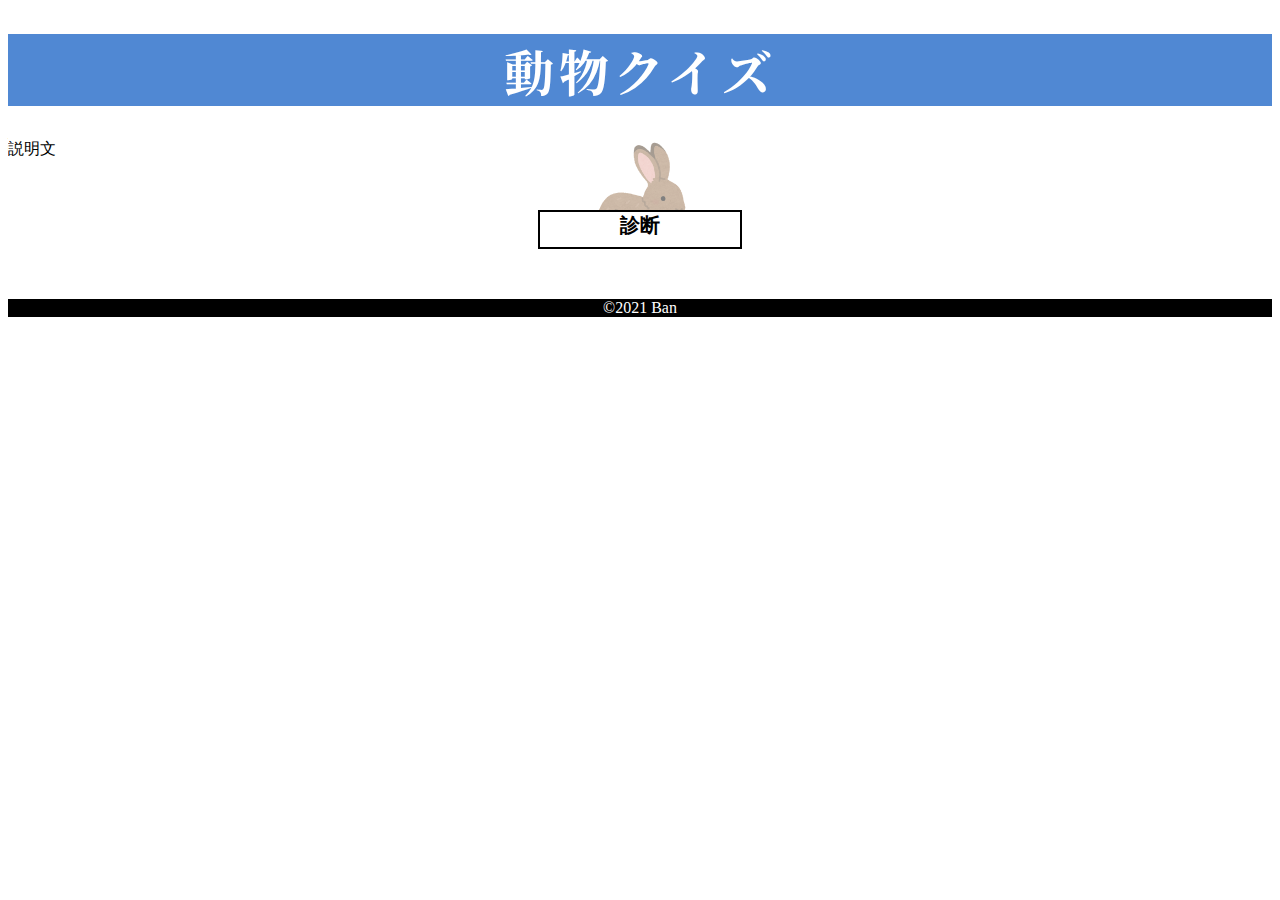
<file: index.html>
<!DOCTYPE html>
<html lang="ja">
<head>
    <meta charset="UTF-8">
    <meta http-equiv="X-UA-Compatible" content="IE=edge">
    <meta name="viewport" content="width=device-width, initial-scale=1.0">
    <link rel="stylesheet" href="style.css"/>
    <title>動物クイズ</title>
    <link rel="icon" href="images/animal_usagi_nihon_nousagi.png">
    <link rel="preconnect" href="https://fonts.googleapis.com">
    <link rel="preconnect" href="https://fonts.gstatic.com" crossorigin>
    <link href="https://fonts.googleapis.com/css2?family=Noto+Serif+JP:wght@500&display=swap" rel="stylesheet">
</head>
<body>
    <header>
        <h1>動物クイズ</h1>
    </header>
    <main id="first">
        <p>説明文</p>
        <p class="btn"><a href="test.html">診断</a></p>
    </main>
    <footer>&copy;2021 Ban</footer>
</body>
</html>
</file>
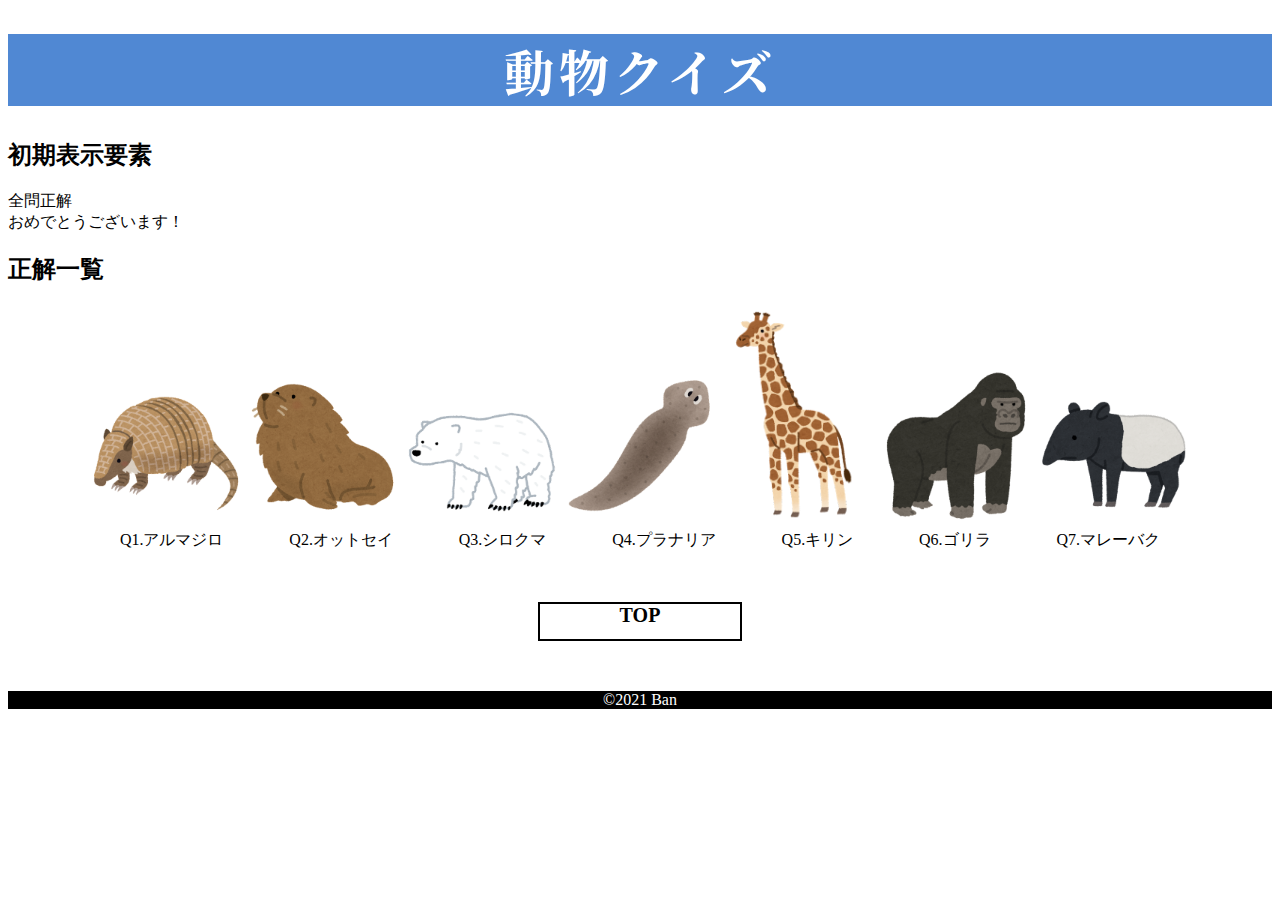
<file: a.html>
<!DOCTYPE html>
<html lang="ja">
<head>
    <meta charset="UTF-8">
    <meta http-equiv="X-UA-Compatible" content="IE=edge">
    <meta name="viewport" content="width=device-width, initial-scale=1.0">
    <link rel="stylesheet" href="style.css"/>
    <title>動物クイズ</title>
    <link rel="icon" href="images/animal_usagi_nihon_nousagi.png">
    <link rel="preconnect" href="https://fonts.googleapis.com">
    <link rel="preconnect" href="https://fonts.gstatic.com" crossorigin>
    <link href="https://fonts.googleapis.com/css2?family=Noto+Serif+JP:wght@500&display=swap" rel="stylesheet">
</head>
<body>
    <header>
        <h1>動物クイズ</h1>
    </header>
    <main>
      <h2 id="firstView">初期表示要素</h2>
      <p>全問正解<br/>おめでとうございます！</p>
      <h2>正解一覧</h2>
      <table>
          <tr>
            <td><img src="images/animal_armadillo.png" width="150px"/></td>
            <td><img src="images/animal_otaria.png" width="150px"/></td>
            <td><img src="images/animal_bear_hokkyoku.png" width="150px"/></td>
            <td><img src="images/animal_planaria.png" width="150px"/></td>
            <td><img src="images/animal_kirin.png" width="150px"/></td>
            <td><img src="images/animal_gorilla.png" width="150px"/></td>
            <td><img src="images/animal_baku_malay.png" width="150px"/></td>
          </tr>
          <tr>
            <td>Q1.アルマジロ</td>
            <td>Q2.オットセイ</td>
            <td>Q3.シロクマ</td>
            <td>Q4.プラナリア</td>
            <td>Q5.キリン</td>
            <td>Q6.ゴリラ</td>
            <td>Q7.マレーバク</td>
          </tr>
        </table>
      <p class="btn"><a href="index.html">TOP</a></p>
    </main>
    <footer>&copy;2021 Ban</footer>
</body>
</html>
</file>
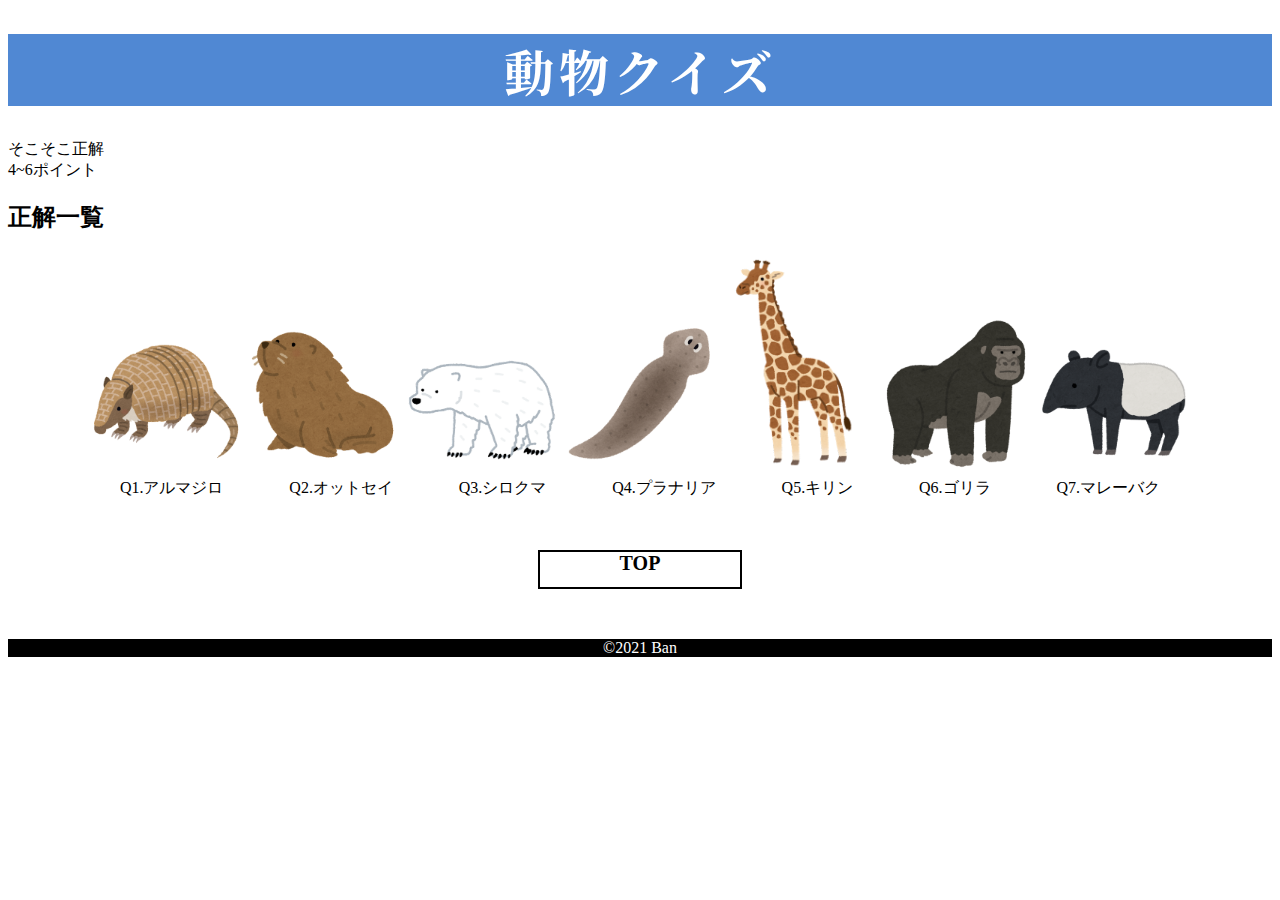
<file: b.html>
<!DOCTYPE html>
<html lang="ja">
<head>
    <meta charset="UTF-8">
    <meta http-equiv="X-UA-Compatible" content="IE=edge">
    <meta name="viewport" content="width=device-width, initial-scale=1.0">
    <link rel="stylesheet" href="style.css"/>
    <title>動物クイズ</title>
    <link rel="icon" href="images/animal_usagi_nihon_nousagi.png">
    <link rel="preconnect" href="https://fonts.googleapis.com">
    <link rel="preconnect" href="https://fonts.gstatic.com" crossorigin>
    <link href="https://fonts.googleapis.com/css2?family=Noto+Serif+JP:wght@500&display=swap" rel="stylesheet">
</head>
<body>
    <header>
        <h1>動物クイズ</h1>
    </header>
    <main>
        <p>そこそこ正解<br/>4~6ポイント</p>
        <h2>正解一覧</h2>
        <table>
            <tr>
              <td><img src="images/animal_armadillo.png" width="150px"/></td>
              <td><img src="images/animal_otaria.png" width="150px"/></td>
              <td><img src="images/animal_bear_hokkyoku.png" width="150px"/></td>
              <td><img src="images/animal_planaria.png" width="150px"/></td>
              <td><img src="images/animal_kirin.png" width="150px"/></td>
              <td><img src="images/animal_gorilla.png" width="150px"/></td>
              <td><img src="images/animal_baku_malay.png" width="150px"/></td>
            </tr>
            <tr>
              <td>Q1.アルマジロ</td>
              <td>Q2.オットセイ</td>
              <td>Q3.シロクマ</td>
              <td>Q4.プラナリア</td>
              <td>Q5.キリン</td>
              <td>Q6.ゴリラ</td>
              <td>Q7.マレーバク</td>
            </tr>
          </table>
        <p class="btn"><a href="index.html">TOP</a></p>
    </main>
    <footer>&copy;2021 Ban</footer>
</body>
</html>
</file>
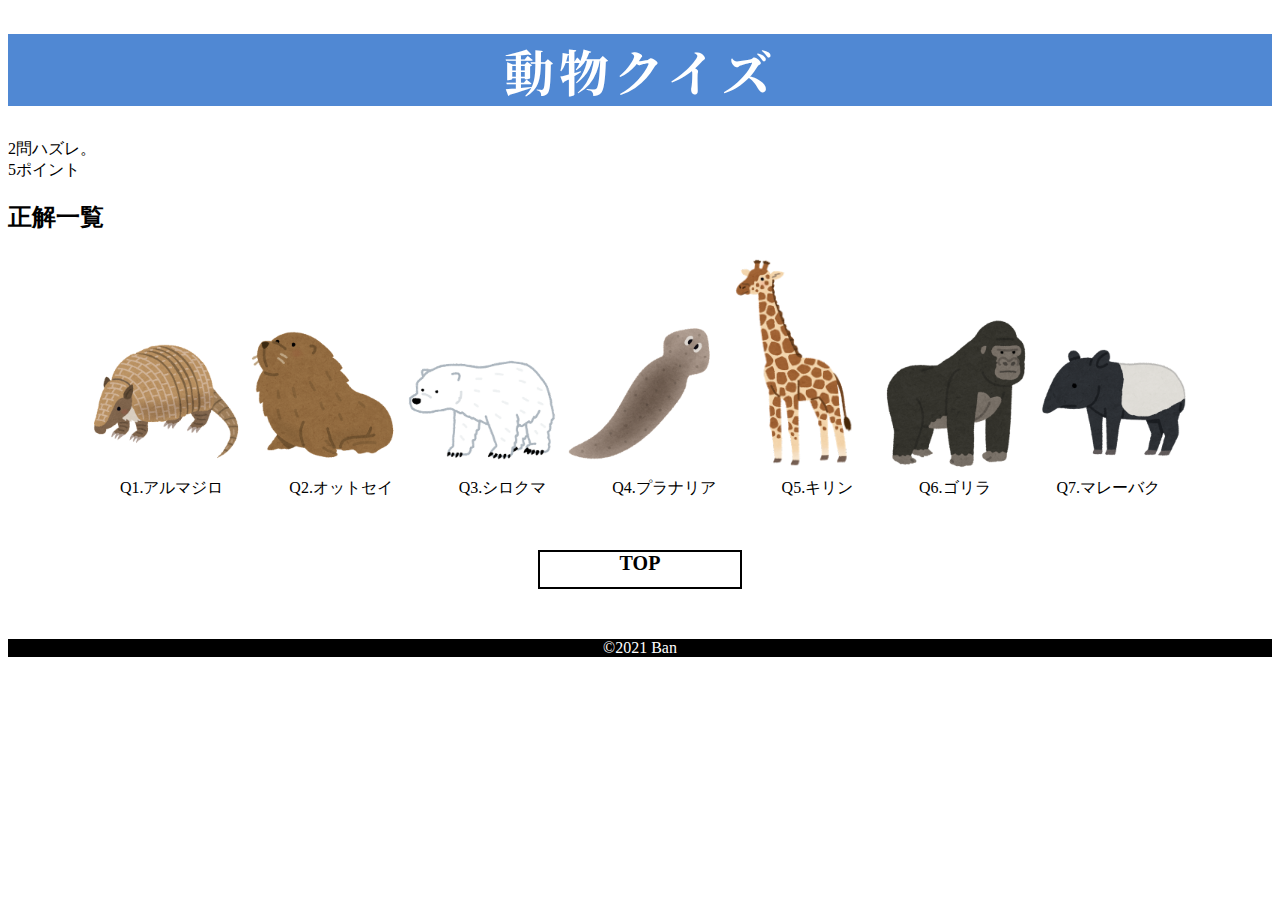
<file: c.html>
<!DOCTYPE html>
<html lang="ja">
<head>
    <meta charset="UTF-8">
    <meta http-equiv="X-UA-Compatible" content="IE=edge">
    <meta name="viewport" content="width=device-width, initial-scale=1.0">
    <link rel="stylesheet" href="style.css"/>
    <title>動物クイズ</title>
    <link rel="icon" href="images/animal_usagi_nihon_nousagi.png">
    <link rel="preconnect" href="https://fonts.googleapis.com">
    <link rel="preconnect" href="https://fonts.gstatic.com" crossorigin>
    <link href="https://fonts.googleapis.com/css2?family=Noto+Serif+JP:wght@500&display=swap" rel="stylesheet">
</head>
<body>
    <header>
        <h1>動物クイズ</h1>
    </header>
    <main>
        <p>2問ハズレ。<br/>5ポイント</p>
        <h2>正解一覧</h2>
        <table>
            <tr>
              <td><img src="images/animal_armadillo.png" width="150px"/></td>
              <td><img src="images/animal_otaria.png" width="150px"/></td>
              <td><img src="images/animal_bear_hokkyoku.png" width="150px"/></td>
              <td><img src="images/animal_planaria.png" width="150px"/></td>
              <td><img src="images/animal_kirin.png" width="150px"/></td>
              <td><img src="images/animal_gorilla.png" width="150px"/></td>
              <td><img src="images/animal_baku_malay.png" width="150px"/></td>
            </tr>
            <tr>
              <td>Q1.アルマジロ</td>
              <td>Q2.オットセイ</td>
              <td>Q3.シロクマ</td>
              <td>Q4.プラナリア</td>
              <td>Q5.キリン</td>
              <td>Q6.ゴリラ</td>
              <td>Q7.マレーバク</td>
            </tr>
          </table>
        <p class="btn"><a href="index.html">TOP</a></p>
    </main>
    <footer>&copy;2021 Ban</footer>
</body>
</html>
</file>
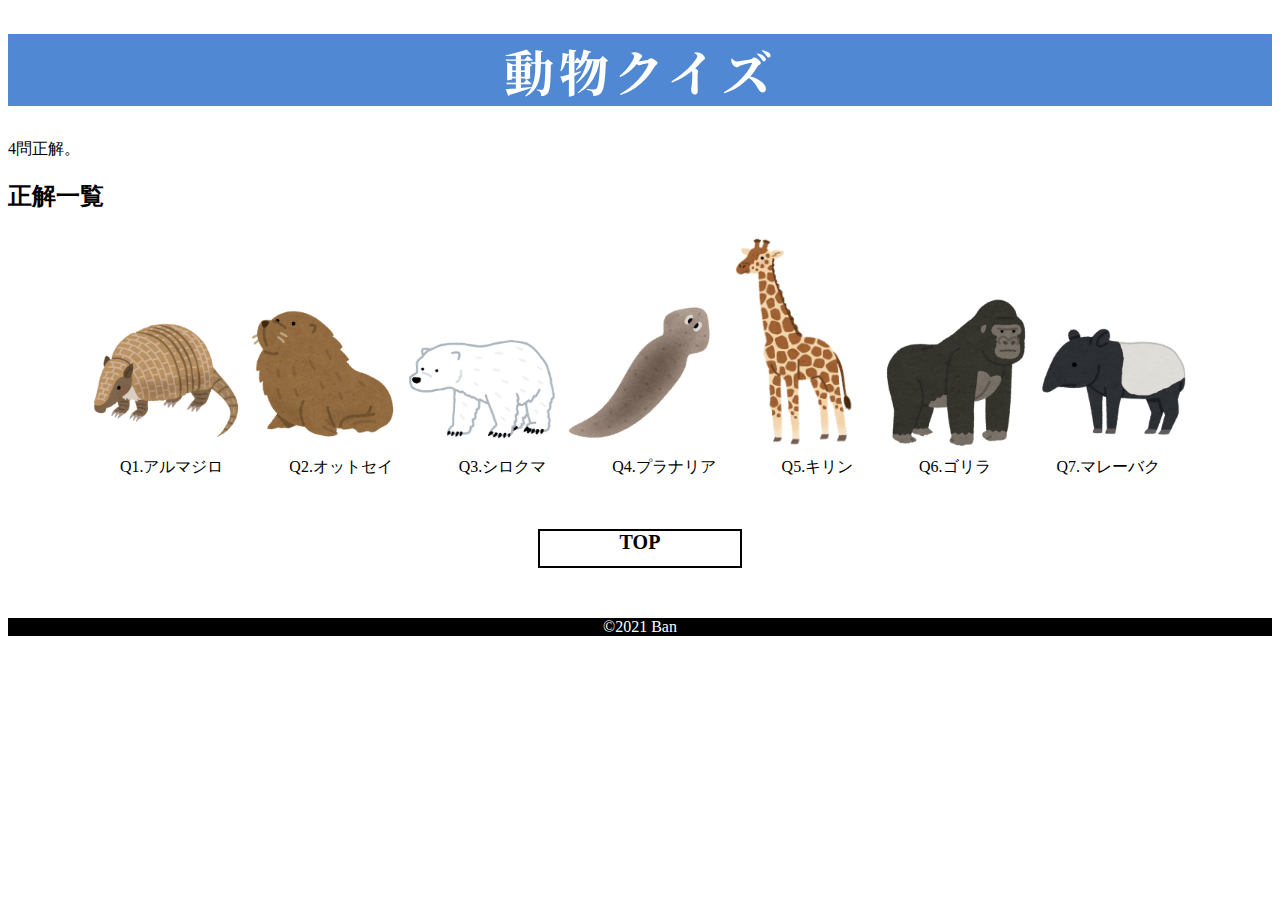
<file: d.html>
<!DOCTYPE html>
<html lang="ja">
<head>
    <meta charset="UTF-8">
    <meta http-equiv="X-UA-Compatible" content="IE=edge">
    <meta name="viewport" content="width=device-width, initial-scale=1.0">
    <link rel="stylesheet" href="style.css"/>
    <title>動物クイズ</title>
    <link rel="icon" href="images/animal_usagi_nihon_nousagi.png">
    <link rel="preconnect" href="https://fonts.googleapis.com">
    <link rel="preconnect" href="https://fonts.gstatic.com" crossorigin>
    <link href="https://fonts.googleapis.com/css2?family=Noto+Serif+JP:wght@500&display=swap" rel="stylesheet">
</head>
<body>
    <header>
        <h1>動物クイズ</h1>
    </header>
    <main>
        <p>4問正解。</p>
        <h2>正解一覧</h2>
        <table>
            <tr>
              <td><img src="images/animal_armadillo.png" width="150px"/></td>
              <td><img src="images/animal_otaria.png" width="150px"/></td>
              <td><img src="images/animal_bear_hokkyoku.png" width="150px"/></td>
              <td><img src="images/animal_planaria.png" width="150px"/></td>
              <td><img src="images/animal_kirin.png" width="150px"/></td>
              <td><img src="images/animal_gorilla.png" width="150px"/></td>
              <td><img src="images/animal_baku_malay.png" width="150px"/></td>
            </tr>
            <tr>
              <td>Q1.アルマジロ</td>
              <td>Q2.オットセイ</td>
              <td>Q3.シロクマ</td>
              <td>Q4.プラナリア</td>
              <td>Q5.キリン</td>
              <td>Q6.ゴリラ</td>
              <td>Q7.マレーバク</td>
            </tr>
          </table>
        <p class="btn"><a href="index.html">TOP</a></p>
    </main>
    <footer>&copy;2021 Ban</footer>
</body>
</html>
</file>
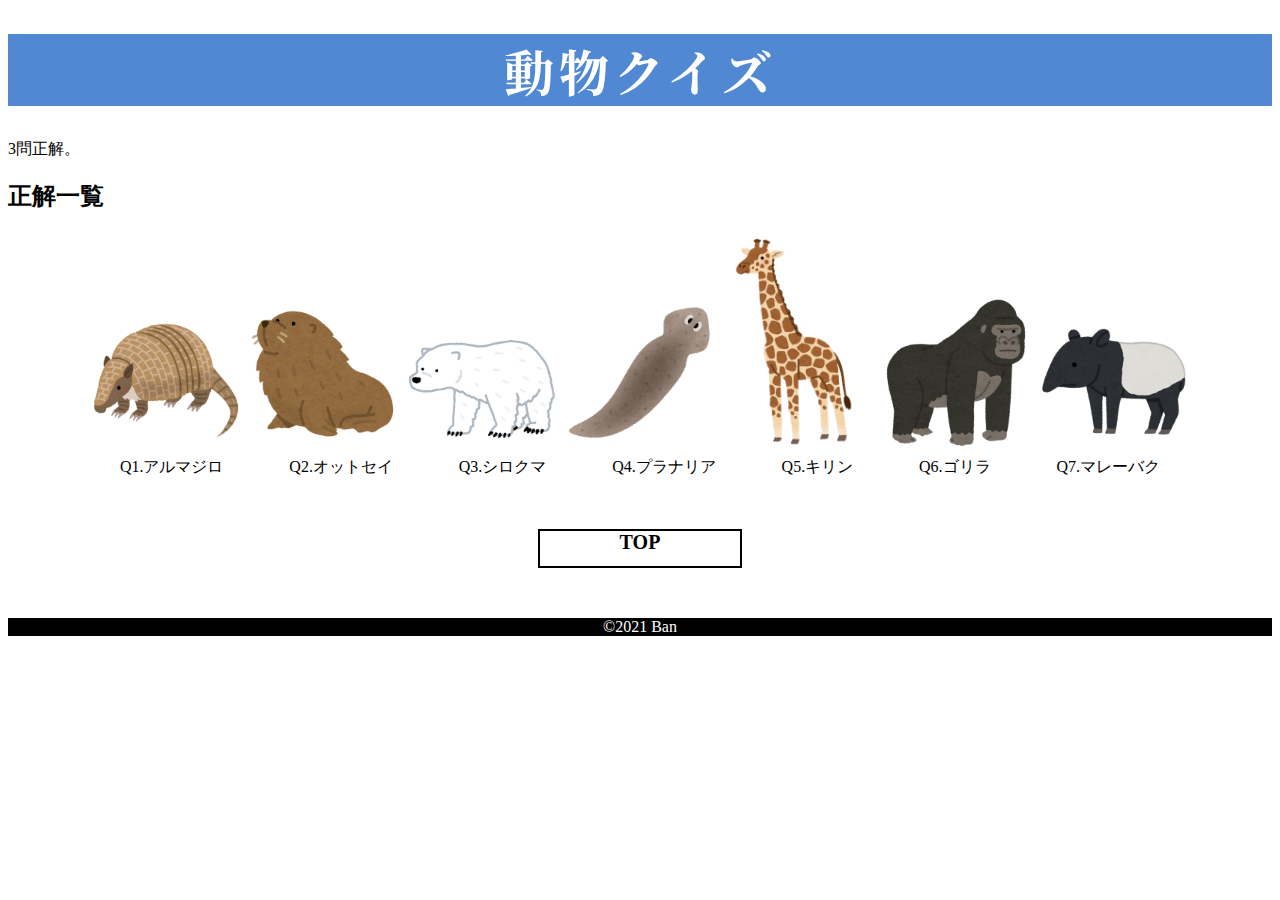
<file: e.html>
<!DOCTYPE html>
<html lang="ja">
<head>
    <meta charset="UTF-8">
    <meta http-equiv="X-UA-Compatible" content="IE=edge">
    <meta name="viewport" content="width=device-width, initial-scale=1.0">
    <link rel="stylesheet" href="style.css"/>
    <title>動物クイズ</title>
    <link rel="icon" href="images/animal_usagi_nihon_nousagi.png">
    <link rel="preconnect" href="https://fonts.googleapis.com">
    <link rel="preconnect" href="https://fonts.gstatic.com" crossorigin>
    <link href="https://fonts.googleapis.com/css2?family=Noto+Serif+JP:wght@500&display=swap" rel="stylesheet">
</head>
<body>
    <header>
        <h1>動物クイズ</h1>
    </header>
    <main>
        <p>3問正解。</p>
        <h2>正解一覧</h2>
        <table>
            <tr>
              <td><img src="images/animal_armadillo.png" width="150px"/></td>
              <td><img src="images/animal_otaria.png" width="150px"/></td>
              <td><img src="images/animal_bear_hokkyoku.png" width="150px"/></td>
              <td><img src="images/animal_planaria.png" width="150px"/></td>
              <td><img src="images/animal_kirin.png" width="150px"/></td>
              <td><img src="images/animal_gorilla.png" width="150px"/></td>
              <td><img src="images/animal_baku_malay.png" width="150px"/></td>
            </tr>
            <tr>
              <td>Q1.アルマジロ</td>
              <td>Q2.オットセイ</td>
              <td>Q3.シロクマ</td>
              <td>Q4.プラナリア</td>
              <td>Q5.キリン</td>
              <td>Q6.ゴリラ</td>
              <td>Q7.マレーバク</td>
            </tr>
          </table>
        <p class="btn"><a href="index.html">TOP</a></p>
    </main>
    <footer>&copy;2021 Ban</footer>
</body>
</html>
</file>
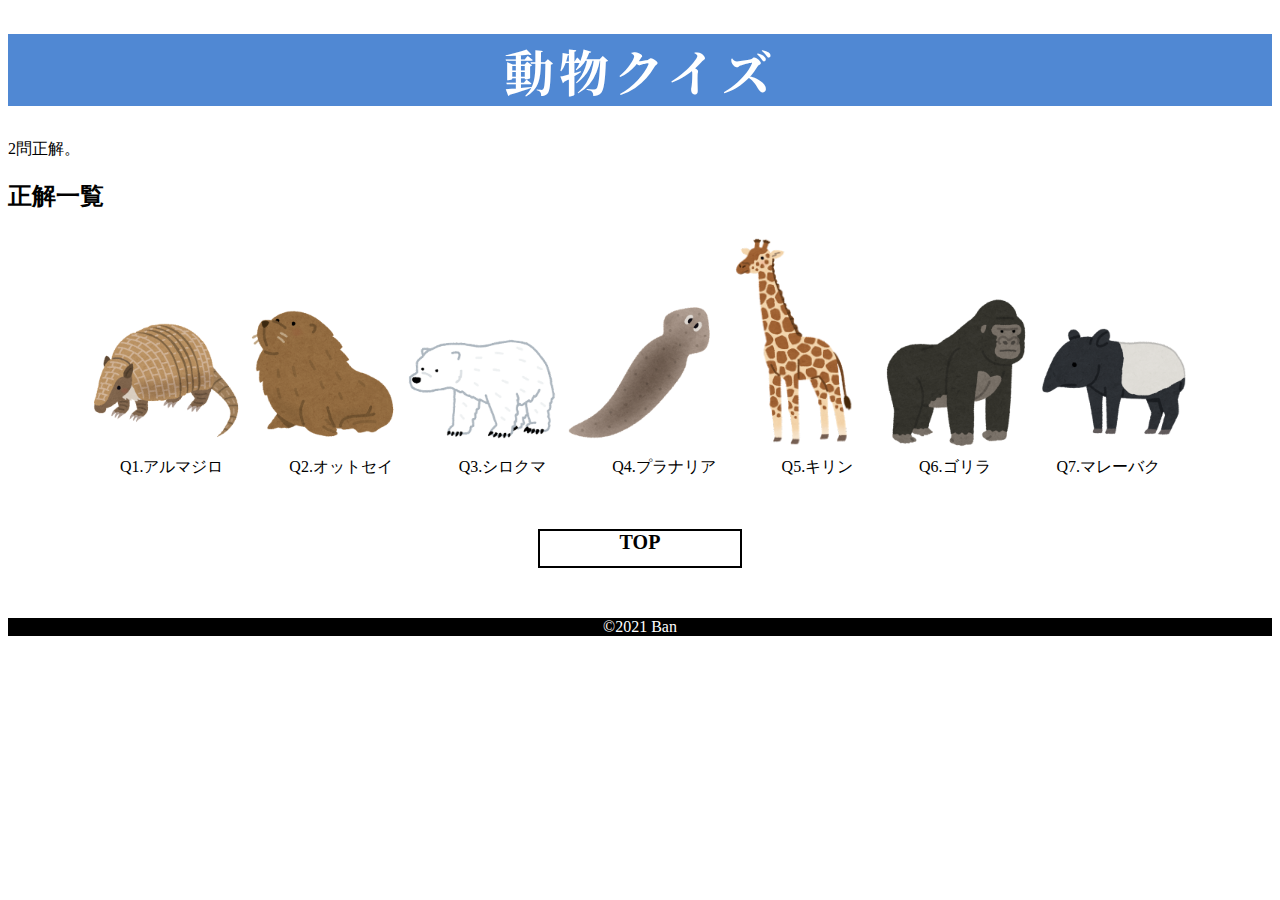
<file: f.html>
<!DOCTYPE html>
<html lang="ja">
<head>
    <meta charset="UTF-8">
    <meta http-equiv="X-UA-Compatible" content="IE=edge">
    <meta name="viewport" content="width=device-width, initial-scale=1.0">
    <link rel="stylesheet" href="style.css"/>
    <title>動物クイズ</title>
    <link rel="icon" href="images/animal_usagi_nihon_nousagi.png">
    <link rel="preconnect" href="https://fonts.googleapis.com">
    <link rel="preconnect" href="https://fonts.gstatic.com" crossorigin>
    <link href="https://fonts.googleapis.com/css2?family=Noto+Serif+JP:wght@500&display=swap" rel="stylesheet">
</head>
<body>
    <header>
        <h1>動物クイズ</h1>
    </header>
    <main>
        <p>2問正解。</p>
        <h2>正解一覧</h2>
        <table>
            <tr>
              <td><img src="images/animal_armadillo.png" width="150px"/></td>
              <td><img src="images/animal_otaria.png" width="150px"/></td>
              <td><img src="images/animal_bear_hokkyoku.png" width="150px"/></td>
              <td><img src="images/animal_planaria.png" width="150px"/></td>
              <td><img src="images/animal_kirin.png" width="150px"/></td>
              <td><img src="images/animal_gorilla.png" width="150px"/></td>
              <td><img src="images/animal_baku_malay.png" width="150px"/></td>
            </tr>
            <tr>
              <td>Q1.アルマジロ</td>
              <td>Q2.オットセイ</td>
              <td>Q3.シロクマ</td>
              <td>Q4.プラナリア</td>
              <td>Q5.キリン</td>
              <td>Q6.ゴリラ</td>
              <td>Q7.マレーバク</td>
            </tr>
          </table>
        <p class="btn"><a href="index.html">TOP</a></p>
    </main>
    <footer>&copy;2021 Ban</footer>
</body>
</html>
</file>
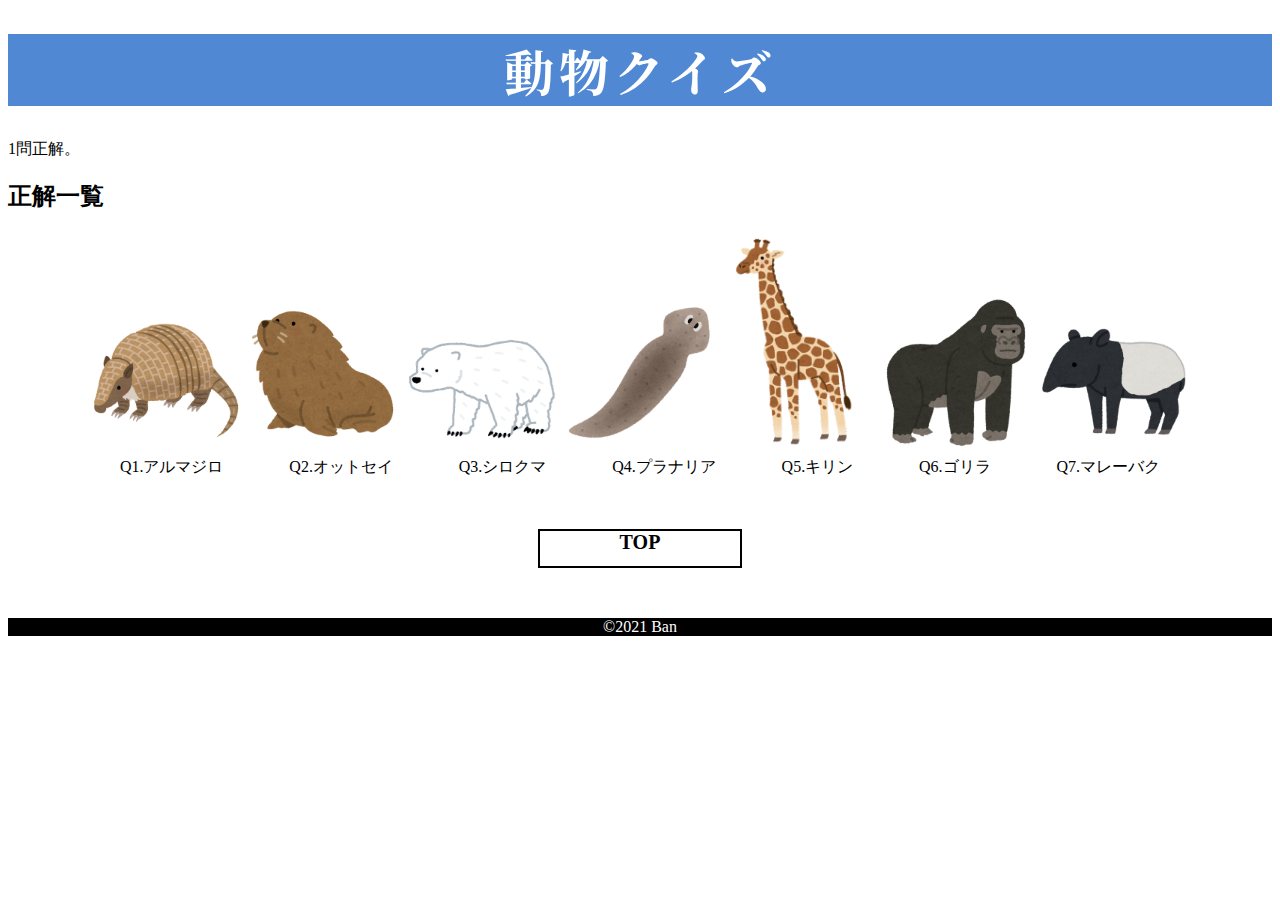
<file: g.html>
<!DOCTYPE html>
<html lang="ja">
<head>
    <meta charset="UTF-8">
    <meta http-equiv="X-UA-Compatible" content="IE=edge">
    <meta name="viewport" content="width=device-width, initial-scale=1.0">
    <link rel="stylesheet" href="style.css"/>
    <title>動物クイズ</title>
    <link rel="icon" href="images/animal_usagi_nihon_nousagi.png">
    <link rel="preconnect" href="https://fonts.googleapis.com">
    <link rel="preconnect" href="https://fonts.gstatic.com" crossorigin>
    <link href="https://fonts.googleapis.com/css2?family=Noto+Serif+JP:wght@500&display=swap" rel="stylesheet">
</head>
<body>
    <header>
        <h1>動物クイズ</h1>
    </header>
    <main>
        <p>1問正解。</p>
        <h2>正解一覧</h2>
        <table>
            <tr>
              <td><img src="images/animal_armadillo.png" width="150px"/></td>
              <td><img src="images/animal_otaria.png" width="150px"/></td>
              <td><img src="images/animal_bear_hokkyoku.png" width="150px"/></td>
              <td><img src="images/animal_planaria.png" width="150px"/></td>
              <td><img src="images/animal_kirin.png" width="150px"/></td>
              <td><img src="images/animal_gorilla.png" width="150px"/></td>
              <td><img src="images/animal_baku_malay.png" width="150px"/></td>
            </tr>
            <tr>
              <td>Q1.アルマジロ</td>
              <td>Q2.オットセイ</td>
              <td>Q3.シロクマ</td>
              <td>Q4.プラナリア</td>
              <td>Q5.キリン</td>
              <td>Q6.ゴリラ</td>
              <td>Q7.マレーバク</td>
            </tr>
          </table>
        <p class="btn"><a href="index.html">TOP</a></p>
    </main>
    <footer>&copy;2021 Ban</footer>
</body>
</html>
</file>
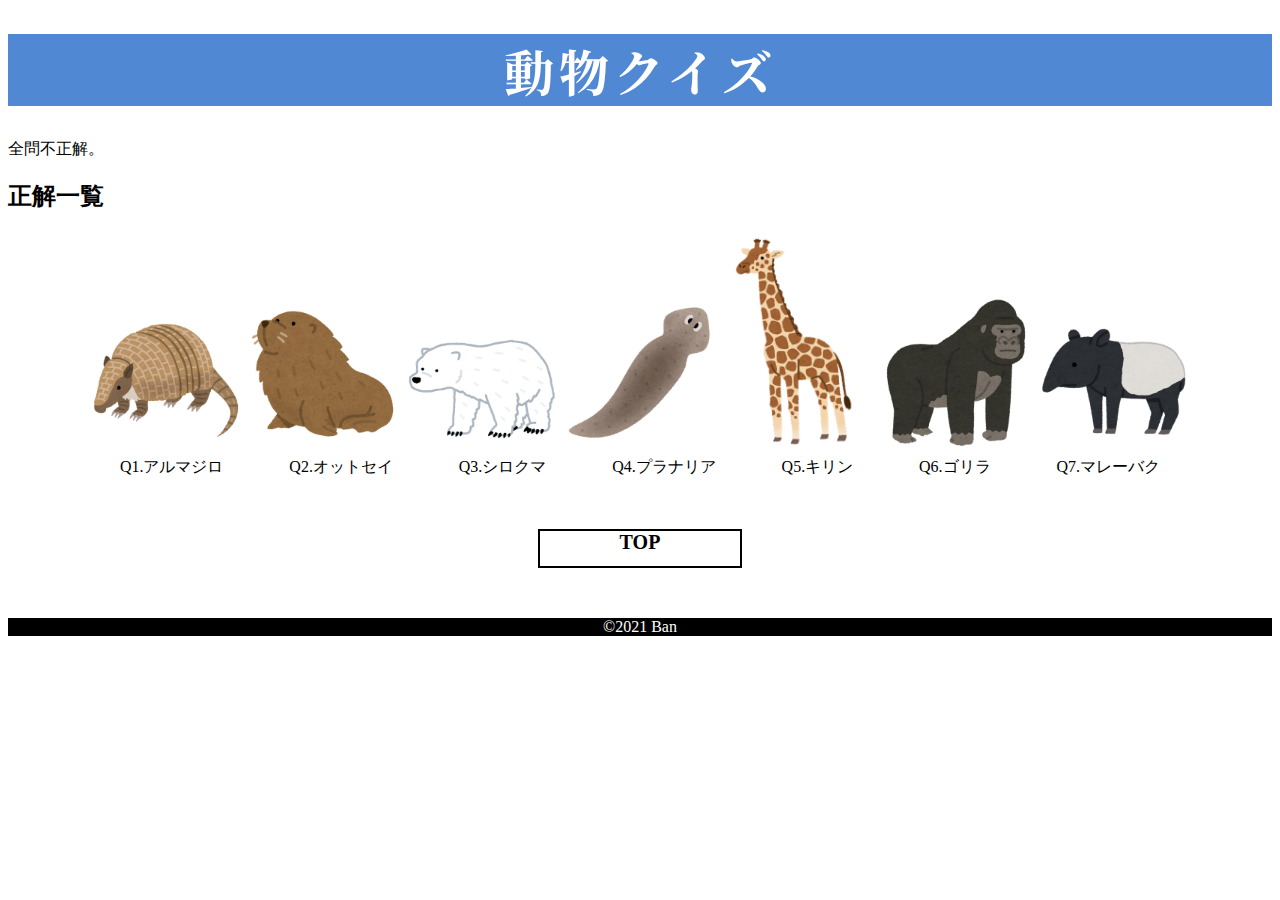
<file: h.html>
<!DOCTYPE html>
<html lang="ja">
<head>
    <meta charset="UTF-8">
    <meta http-equiv="X-UA-Compatible" content="IE=edge">
    <meta name="viewport" content="width=device-width, initial-scale=1.0">
    <link rel="stylesheet" href="style.css"/>
    <title>動物クイズ</title>
    <link rel="icon" href="images/animal_usagi_nihon_nousagi.png">
    <link rel="preconnect" href="https://fonts.googleapis.com">
    <link rel="preconnect" href="https://fonts.gstatic.com" crossorigin>
    <link href="https://fonts.googleapis.com/css2?family=Noto+Serif+JP:wght@500&display=swap" rel="stylesheet">
</head>
<body>
    <header>
        <h1>動物クイズ</h1>
    </header>
    <main>
        <p>全問不正解。</p>
        <h2>正解一覧</h2>
        <table>
            <tr>
              <td><img src="images/animal_armadillo.png" width="150px"/></td>
              <td><img src="images/animal_otaria.png" width="150px"/></td>
              <td><img src="images/animal_bear_hokkyoku.png" width="150px"/></td>
              <td><img src="images/animal_planaria.png" width="150px"/></td>
              <td><img src="images/animal_kirin.png" width="150px"/></td>
              <td><img src="images/animal_gorilla.png" width="150px"/></td>
              <td><img src="images/animal_baku_malay.png" width="150px"/></td>
            </tr>
            <tr>
              <td>Q1.アルマジロ</td>
              <td>Q2.オットセイ</td>
              <td>Q3.シロクマ</td>
              <td>Q4.プラナリア</td>
              <td>Q5.キリン</td>
              <td>Q6.ゴリラ</td>
              <td>Q7.マレーバク</td>
            </tr>
          </table>
        <p class="btn"><a href="index.html">TOP</a></p>
    </main>
    <footer>&copy;2021 Ban</footer>
</body>
</html>
</file>
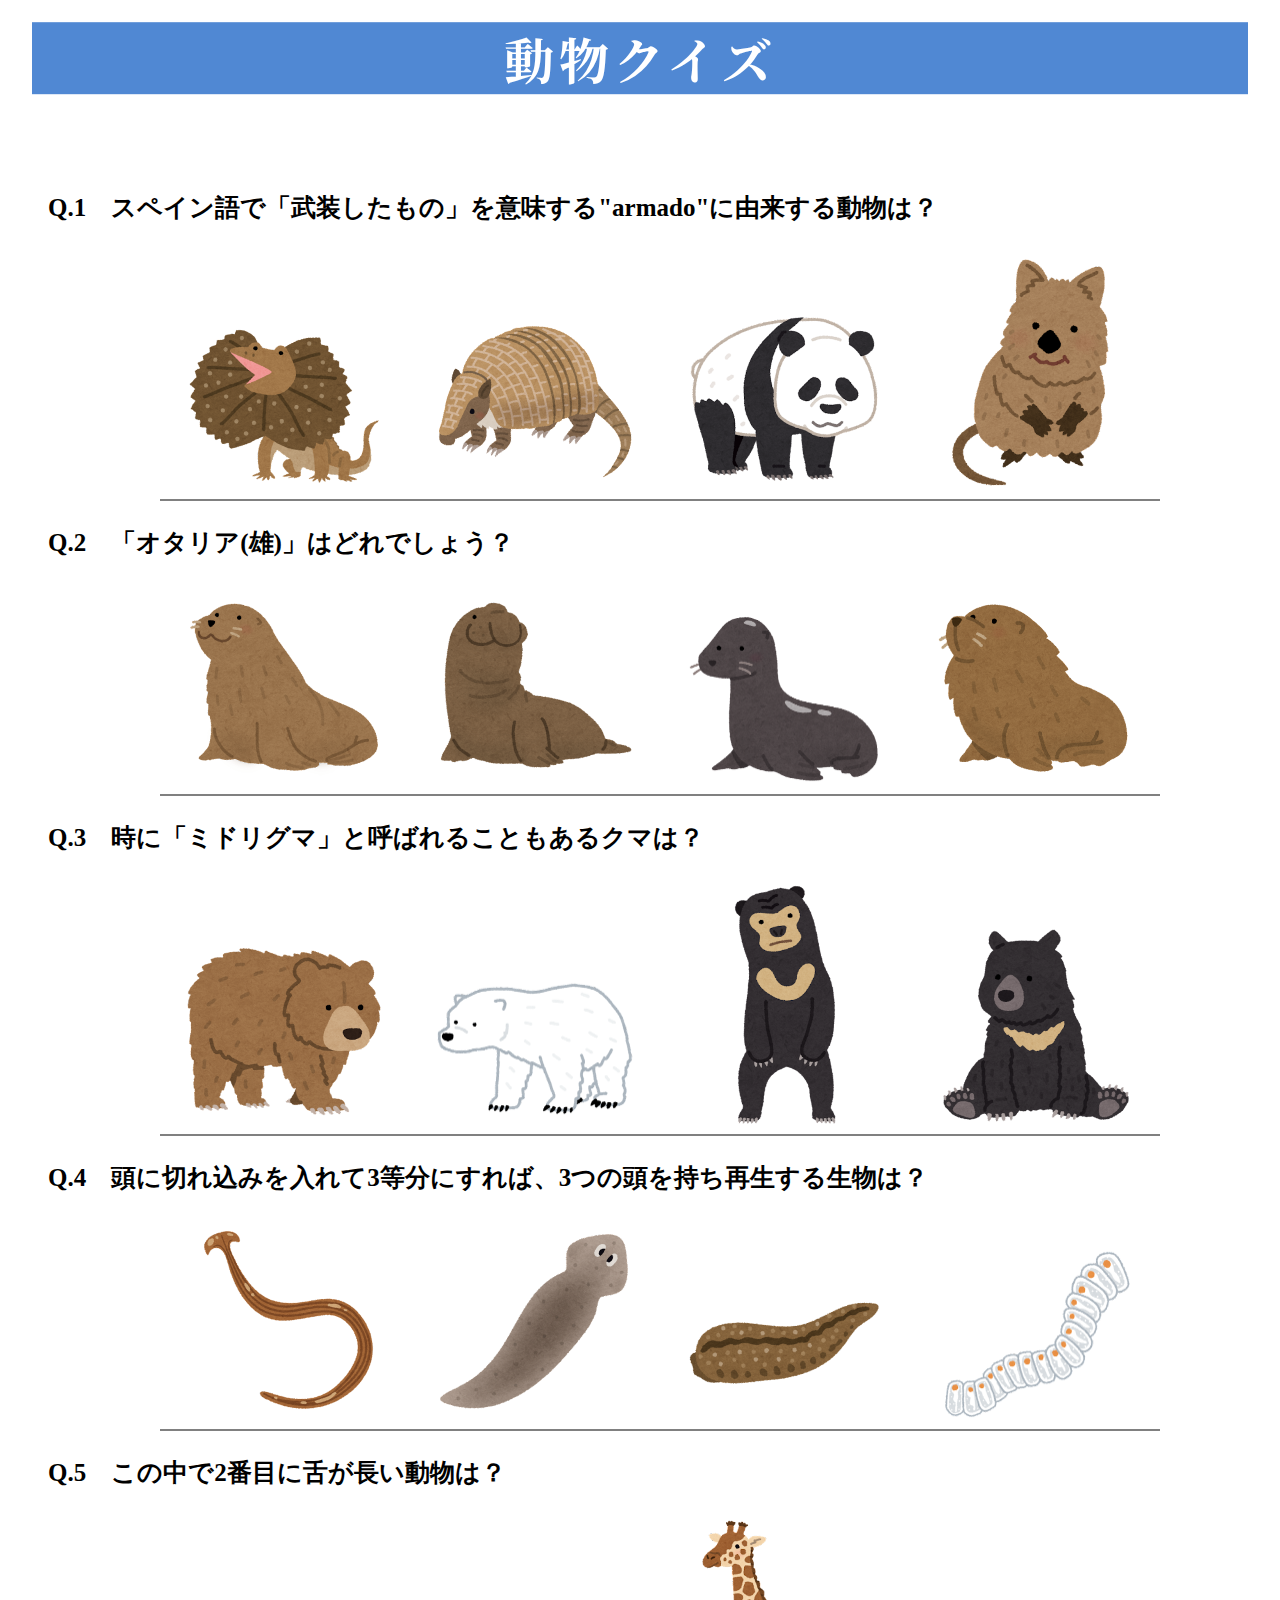
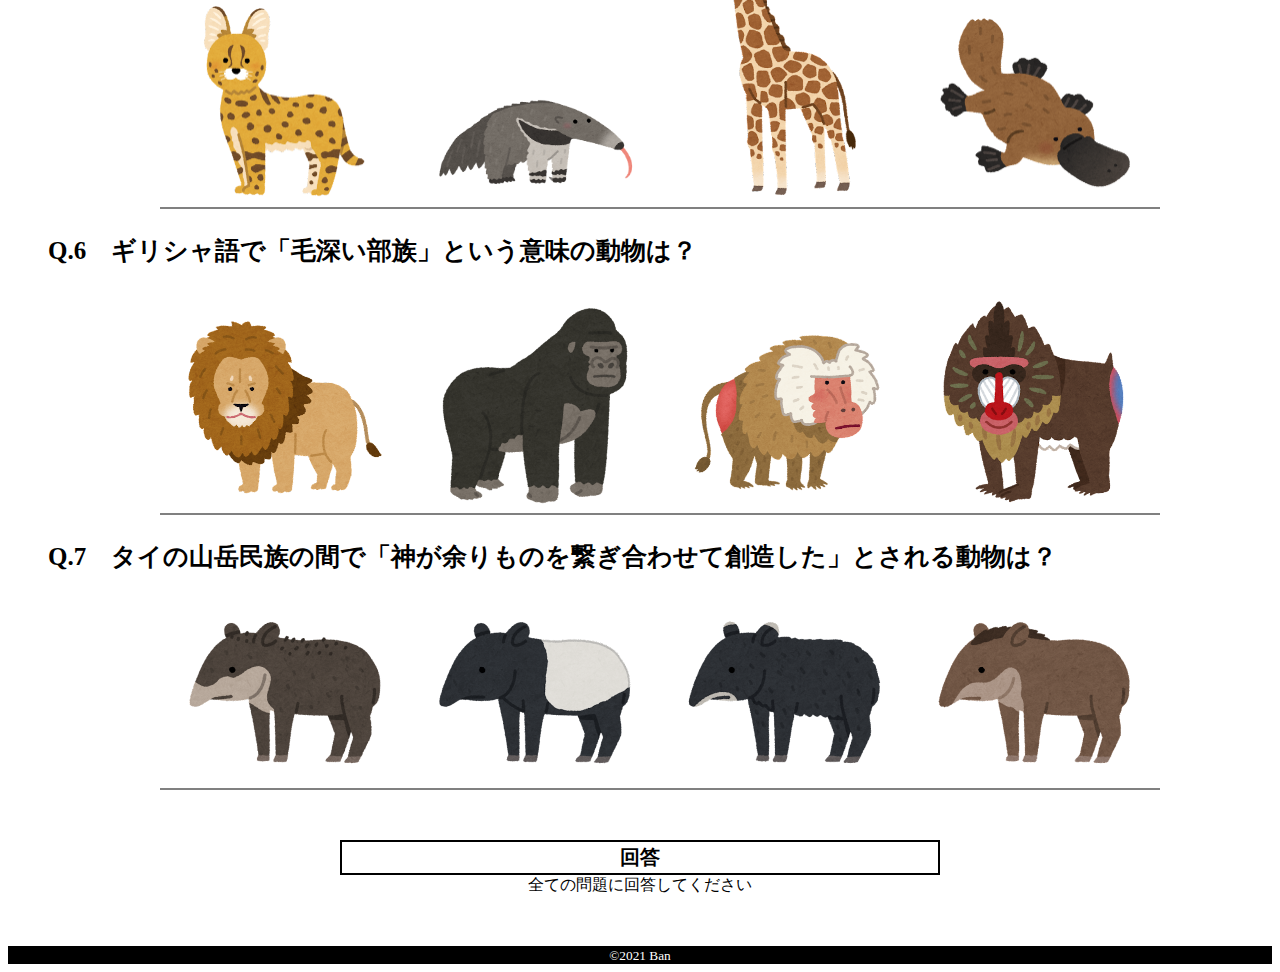
<file: test.html>
<!DOCTYPE html>
<html lang="ja">
<head>
    <meta charset="UTF-8">
    <meta http-equiv="X-UA-Compatible" content="IE=edge">
    <meta name="viewport" content="width=device-width, initial-scale=1.0">
    <link rel="stylesheet" href="style.css"/>
    <title>動物クイズ</title>
    <link rel="icon" href="images/animal_usagi_nihon_nousagi.png">
    <link rel="preconnect" href="https://fonts.googleapis.com">
    <link rel="preconnect" href="https://fonts.gstatic.com" crossorigin>
    <link href="https://fonts.googleapis.com/css2?family=Noto+Serif+JP:wght@500&display=swap" rel="stylesheet">
</head>
<body>
    <header>
        <div id="top">
            <h1>動物クイズ</h1>
        </div>
    </header>
    <main>
        <p class="down"></p>
        <form id="ask" name="ask" onsubmit="check(); return false;">
            <ul>
                <li>
                    <p class="question">Q.1　スペイン語で「武装したもの」を意味する"armado"に由来する動物は？</p>
                    <div class="ans">
                        <input class="rad" id="aa" type="radio" name="q0" value="0" required="">
                        <label for="aa"><img src="images/animal_erimaki_tokage.png" width="200px"></label>
                        <input class="rad" id="ab" type="radio" name="q0" value="1">
                        <label for="ab"><img src="images/animal_armadillo.png" width="200px"></label>
                        <input class="rad" id="ac" type="radio" name="q0" value="0">
                        <label for="ac"><img src="images/animal_bear_panda.png" width="200px"></label>
                        <input class="rad" id="ad" type="radio" name="q0" value="0">
                        <label for="ad"><img src="images/animal_quokka.png" width="200px"></label>
                    </div>
                </li>
                <li>
                    <p class="question">Q.2　「オタリア(雄)」はどれでしょう？</p>
                    <div class="ans">
                        <input class="rad" id="ba" type="radio" name="q1" value="0" required="">
                        <label for="ba"><img src="images/animal_ashika_todo.png" width="200px"></label>
                        <input class="rad" id="bb" type="radio" name="q1" value="0">
                        <label for="bb"><img src="images/animal_zou_azarashi.png" width="200px"></label>
                        <input class="rad" id="bc" type="radio" name="q1" value="0">
                        <label for="bc"><img src="images/animal_ashika_sealion.png" width="200px"></label>
                        <input class="rad" id="bd" type="radio" name="q1" value="1">
                        <label for="bd"><img src="images/animal_otaria.png" width="200px"></label>
                    </div>
                </li>
                <li>
                    <p class="question">Q.3　時に「ミドリグマ」と呼ばれることもあるクマは？</p>
                    <div class="ans">
                        <input class="rad" id="ca" type="radio" name="q2" value="0" required="">
                        <label for="ca"><img src="images/animal_bear_higuma.png" width="200px"></label>
                        <input class="rad" id="cb" type="radio" name="q2" value="1">
                        <label for="cb"><img src="images/animal_bear_hokkyoku.png" width="200px"></label>
                        <input class="rad" id="cc" type="radio" name="q2" value="0">
                        <label for="cc"><img src="images/animal_bear_malay.png" width="200px"></label>
                        <input class="rad" id="cd" type="radio" name="q2" value="0">
                        <label for="cd"><img src="images/animal_bear_tsukinowa.png" width="200px"></label>
                    </div>
                </li>
                <li>
                    <p class="question">Q.4　頭に切れ込みを入れて3等分にすれば、3つの頭を持ち再生する生物は？</p>
                    <div class="ans">
                        <input class="rad" id="da" type="radio" name="q3" value="0" required="">
                        <label for="da"><img src="images/animal_hiru_kougaibiru.png" width="200px"></label>
                        <input class="rad" id="db" type="radio" name="q3" value="1">
                        <label for="db"><img src="images/animal_planaria.png" width="200px"></label>
                        <input class="rad" id="dc" type="radio" name="q3" value="0">
                        <label for="dc"><img src="images/animal_hiru.png" width="200px"></label>
                        <input class="rad" id="dd" type="radio" name="q3" value="0">
                        <label for="dd"><img src="images/animal_salpa_chain.png" width="200px"></label>
                    </div>
                </li>
                <li>
                    <p class="question">Q.5　この中で2番目に舌が長い動物は？</p>
                    <div class="ans">
                        <input class="rad" id="ea" type="radio" name="q4" value="0" required="">
                        <label for="ea"><img src="images/animal_serval.png" width="200px"></label>
                        <input class="rad" id="eb" type="radio" name="q4" value="0">
                        <label for="eb"><img src="images/animal_ooarikui_arikui.png" width="200px"></label>
                        <input class="rad" id="ec" type="radio" name="q4" value="1">
                        <label for="ec"><img src="images/animal_kirin.png" width="200px"></label>
                        <input class="rad" id="ed" type="radio" name="q4" value="0">
                        <label for="ed"><img src="images/animal_kamonohashi.png" width="200px"></label>
                    </div>
                </li>
                <li>
                    <p class="question">Q.6　ギリシャ語で「毛深い部族」という意味の動物は？</p>
                    <div class="ans">
                        <input class="rad" id="fa" type="radio" name="q5" value="0" required="">
                        <label for="fa"><img src="images/animal_lion.png" width="200px"></label>
                        <input class="rad" id="fb" type="radio" name="q5" value="1">
                        <label for="fb"><img src="images/animal_gorilla.png" width="200px"></label>
                        <input class="rad" id="fc" type="radio" name="q5" value="0">
                        <label for="fc"><img src="images/animal_mantohihi.png" width="200px"></label>
                        <input class="rad" id="fd" type="radio" name="q5" value="0">
                        <label for="fd"><img src="images/animal_mandrill.png" width="200px"></label>
                    </div>
                </li>
                <li>
                    <p class="question">Q.7　タイの山岳民族の間で「神が余りものを繋ぎ合わせて創造した」とされる動物は？</p>
                    <div class="ans">
                        <input class="rad" id="ga" type="radio" name="q6" value="0" required="">
                        <label for="ga"><img src="images/animal_baku_beard.png" width="200px"></label>
                        <input class="rad" id="gb" type="radio" name="q6" value="1">
                        <label for="gb"><img src="images/animal_baku_malay.png" width="200px"></label>
                        <input class="rad" id="gc" type="radio" name="q6" value="0">
                        <label for="gc"><img src="images/animal_baku_yama.png" width="200px"></label>
                        <input class="rad" id="gd" type="radio" name="q6" value="0">
                        <label for="gd"><img src="images/animal_baku_america_brazil.png" width="200px"></label>
                    </div>
                </li>
            </ul>
            <div class="last">
                <input type="submit" value="回答" class="judge" />
                <p class="lastcheck">全ての問題に回答してください</p>
            </div>
        </form>    
        <script src="script.js"></script>
    </main>
    <footer>
        <small>&copy;2021 Ban</small>
    </footer>
</body>
</html>
</file>
<file: style.css>
@charset "UTF-8";

/*
* {
    box-sizing: border-box;
}
*/

/* TOPバナーを固定する方法 */
#top {
    background-color: rgb(255, 255, 255);
    position: fixed;
    left:50%;
    transform: translate(-50%, -20%);
    width: 95%;
    margin: 0 auto;
    text-align: center;
}


h1 {
    font-size: 50px;
    font-family: 'Noto Serif JP', serif;
    text-align: center;
    background-color: rgb(80, 136, 211);
    color: white;
    letter-spacing: 0.1em;

}

/* TOPバナーを固定した分下げる */
p.down {
    padding-top: 150px;
}

.ans {
    display: flex;
    justify-content: space-around;
    align-items: flex-end;
    width: 1000px;
    margin: 0 auto;
    border-bottom: 2px solid gray;
}

table {
    display: flex;
    justify-content: space-around;
}

tr {
    display: flex;
    justify-content: space-around;
    align-items: flex-end;
    margin: 0 auto;
}

p.question {
    font-size: 25px;
    font-weight: bold;
}



label:active {
    opacity: 0.1;
}

img {
    margin: 3px;
}

/* チェックした時に背景の色を変える */
input:checked + label img {
    background: blue;
}

/* ラジオボタン自体を見えなくする */
input.rad {
    display: none;
}

/* 点を消す */
ul {
    list-style: none;
}

input.judge{
    width: 600px;
    height: 35px;
    font-size: 20px;
    font-weight: bold;
    border-radius: 0;
    text-align: center;
    margin: 50px auto 0px;
    text-decoration: none;
    display: block;
    color: #000;
    background-color: white;
    border: 2px solid #000;
}

input.judge:hover {
    color: #fff;
    background-color: black;
}


p.lastcheck {
    text-align: center;
    margin-top: 0px;
}

.btn a {
    width: 200px;
    height: 35px;
    font-size: 20px;
    font-weight: bold;
    border-radius: 0;
    text-align: center;
    margin: 50px auto 0px;
    text-decoration: none;
    display: block;
    color: #000;
    background-color: white;
    border: 2px solid #000;
}

.btn a:hover {
    color: #fff;
    background-color: black;
}

footer {
    color: white;
    background-color: black;
    width: 100%;
    margin-top: 50px;
    text-align: center;
}

/* indexの背景に画像挿入 */
main#first {
    background-image: url(images/animal_usagi_nihon_nousagi.png);
    background-position: center;
    background-color: rgba(255, 255, 255, 0.5);
    background-blend-mode:lighten;
    background-repeat: no-repeat;
    background-size: contain;
}
</file>
